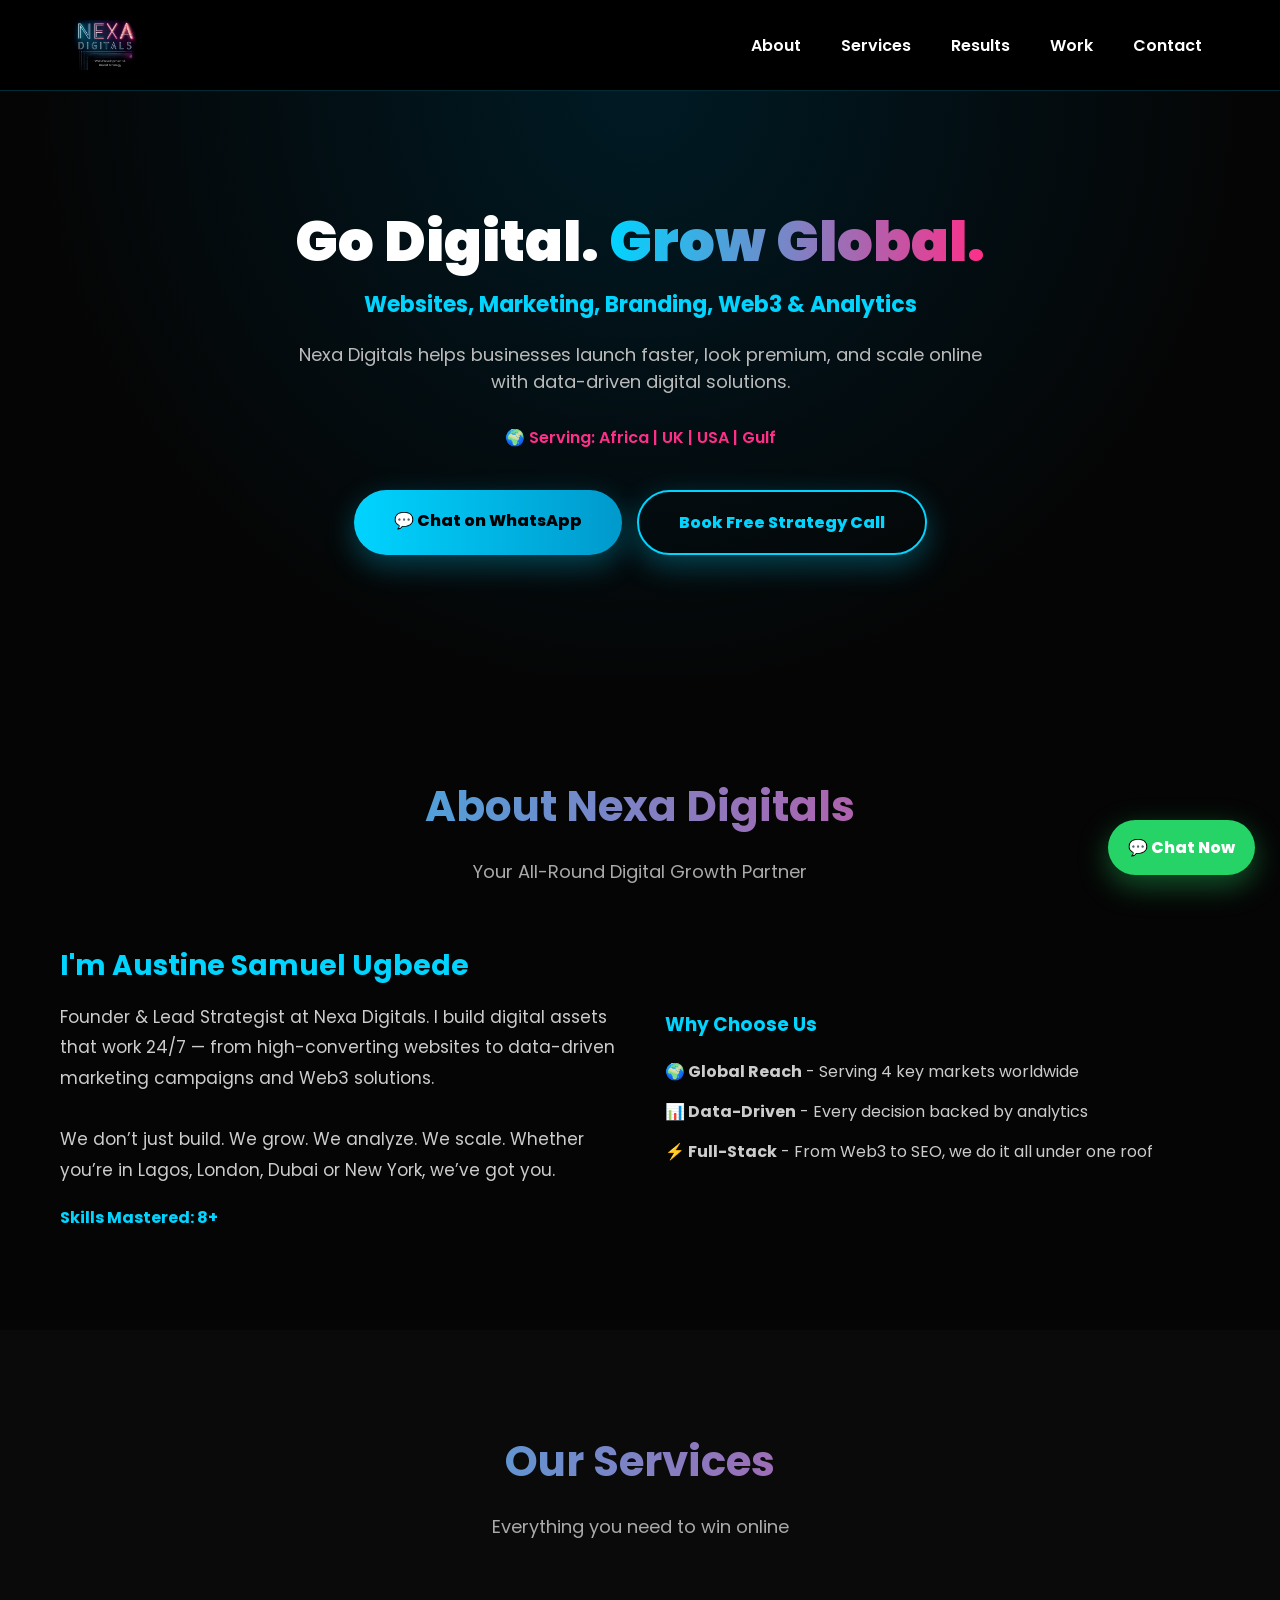
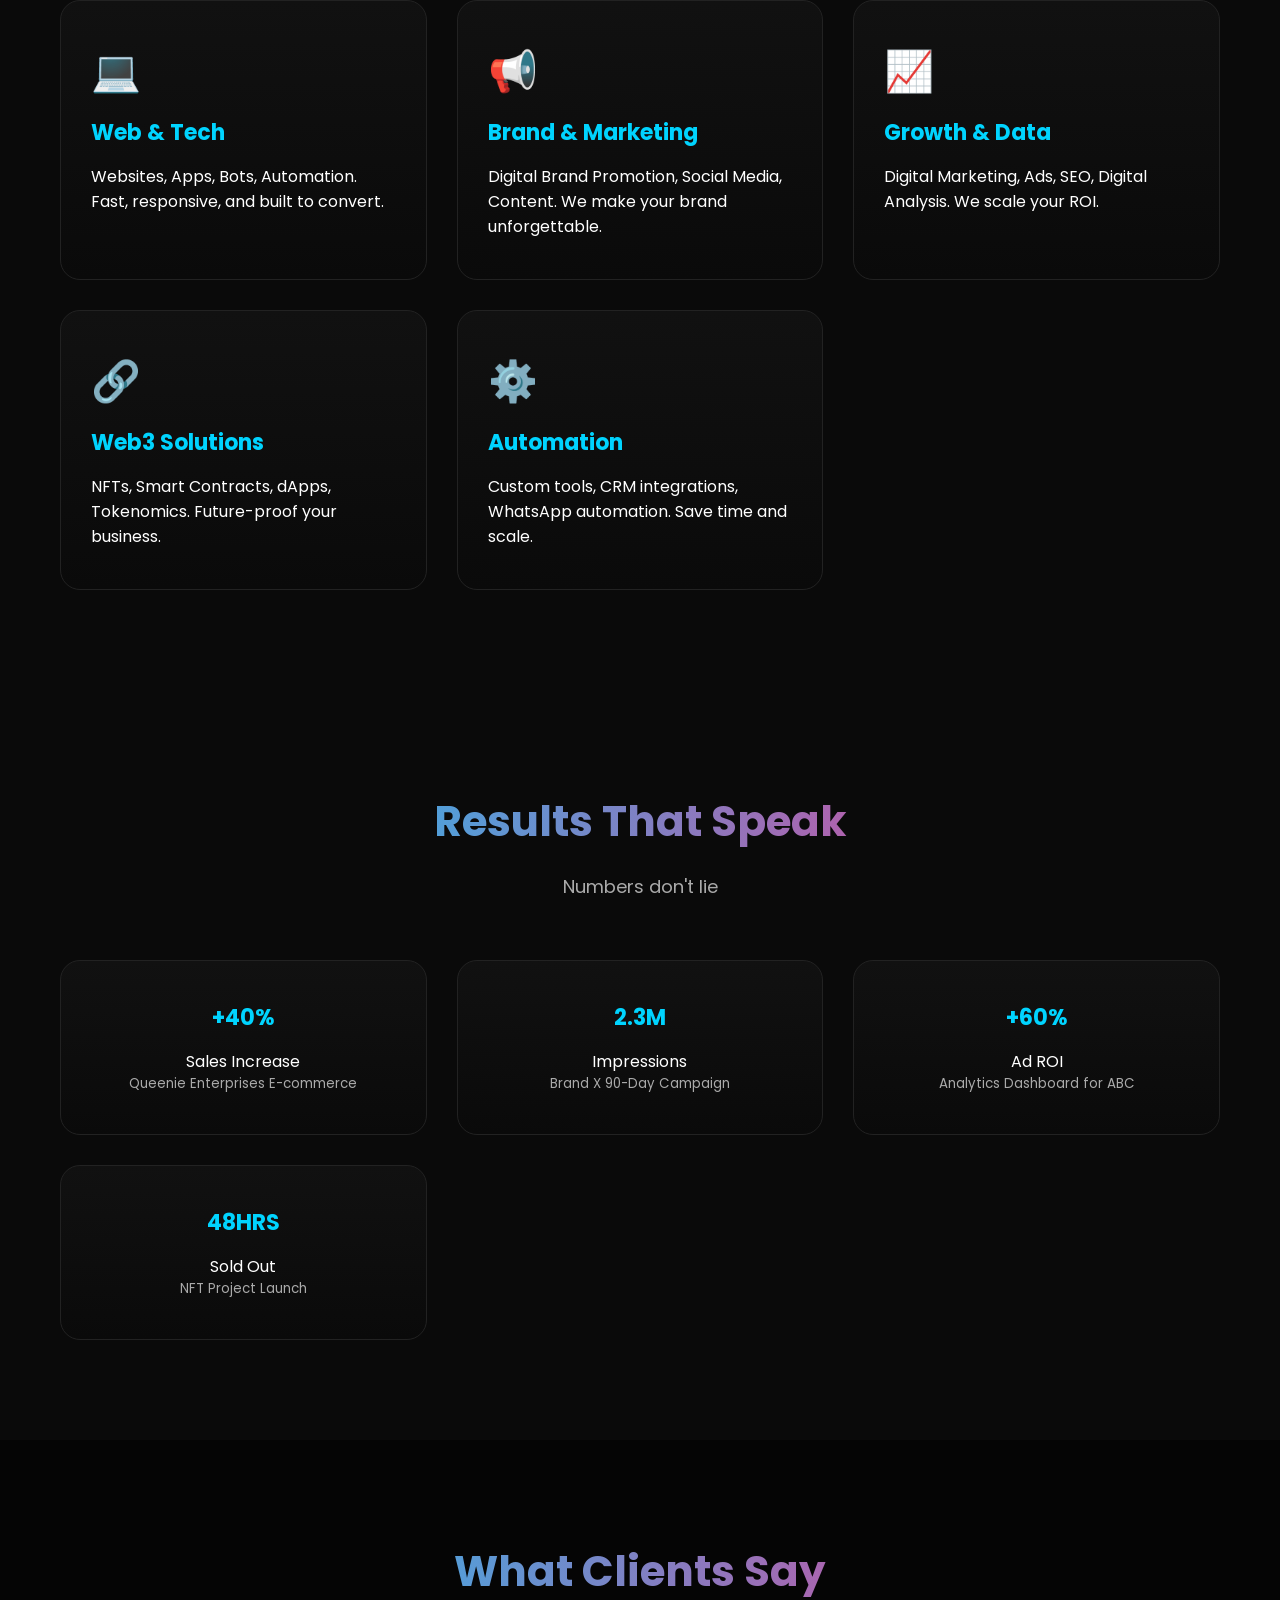
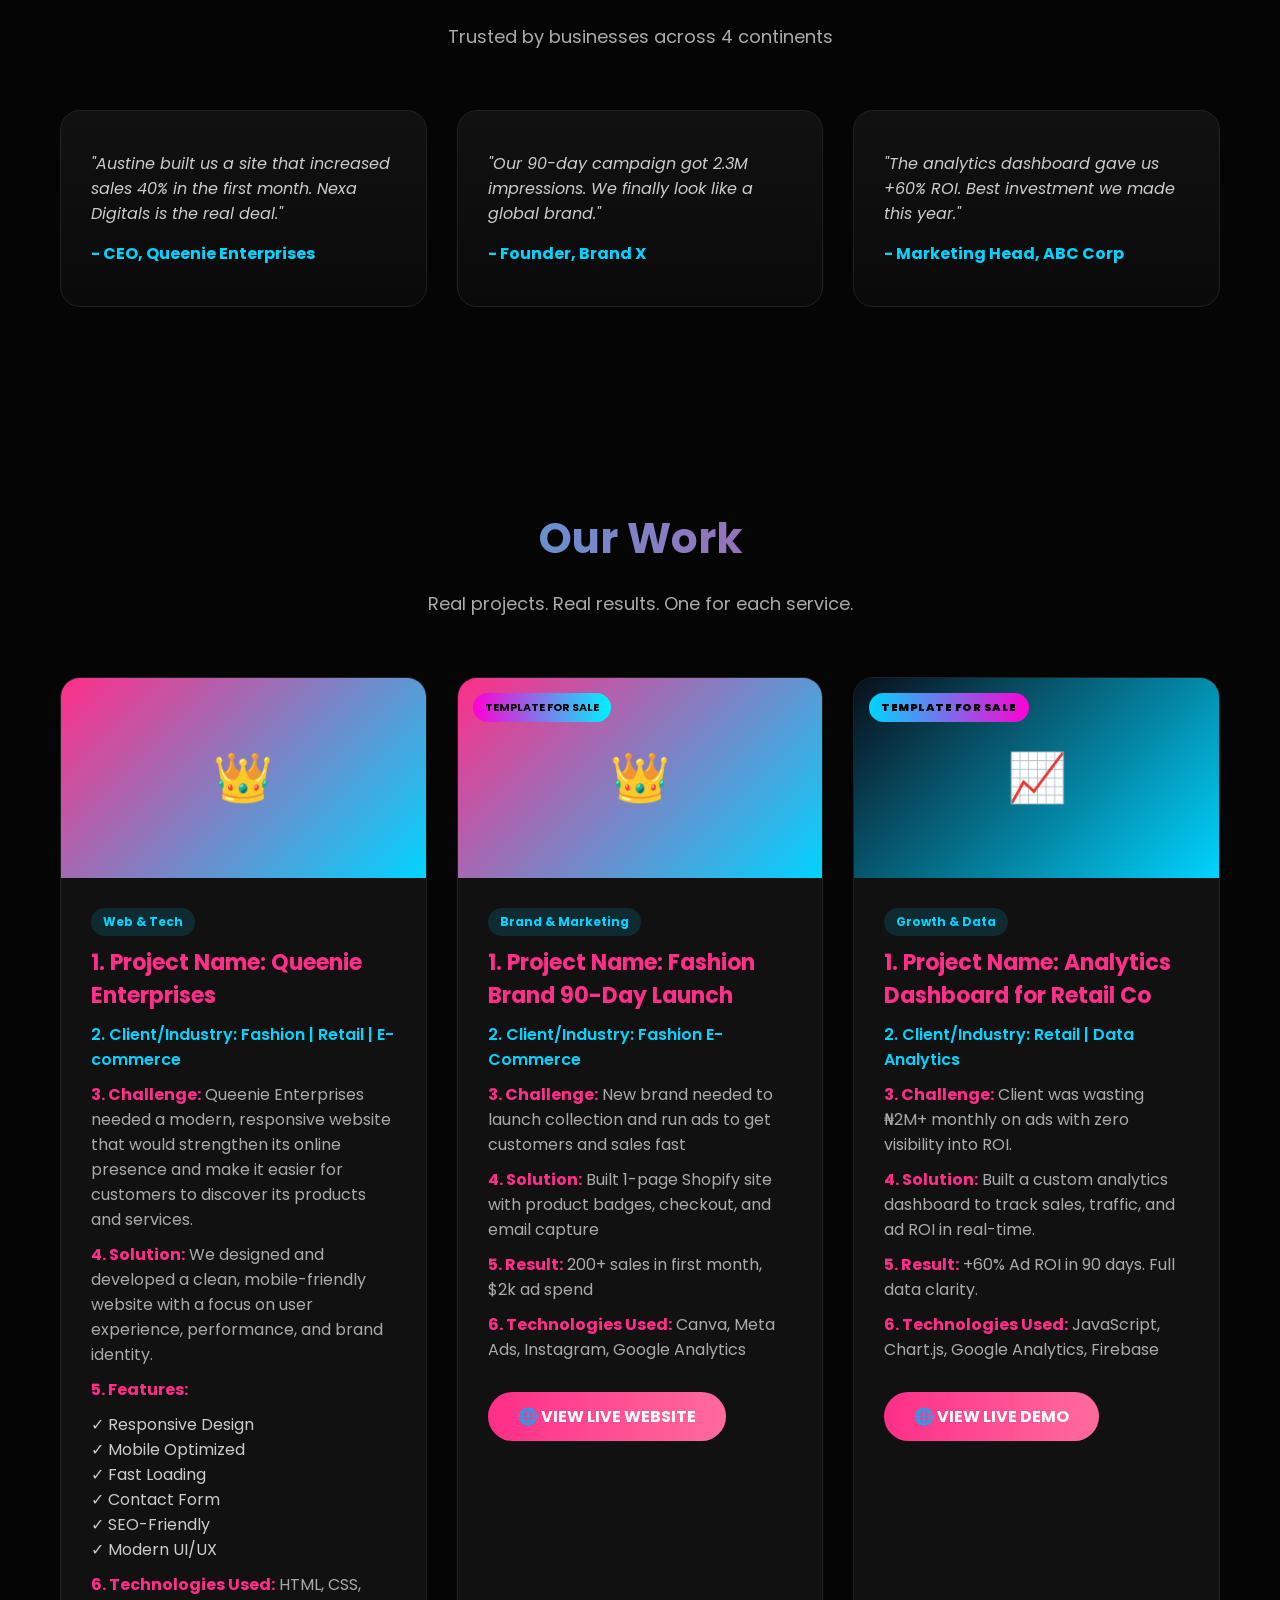
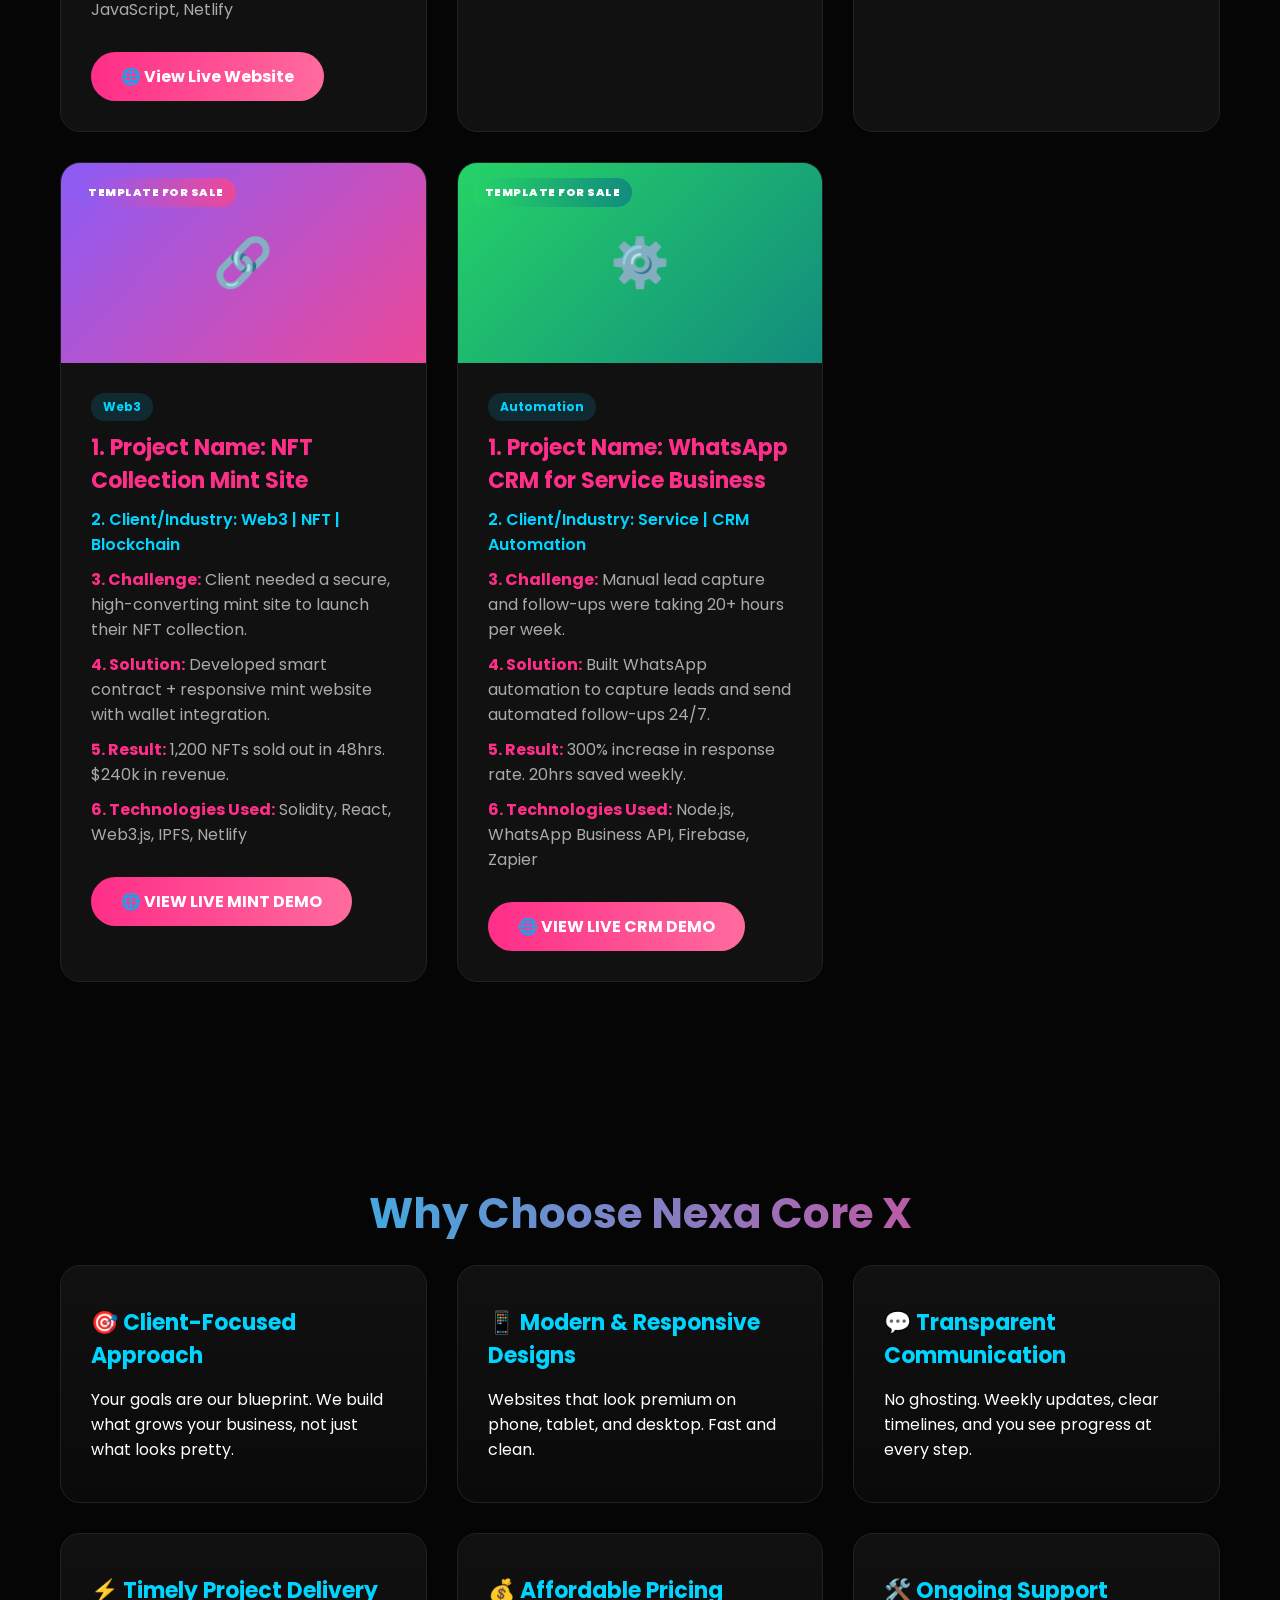
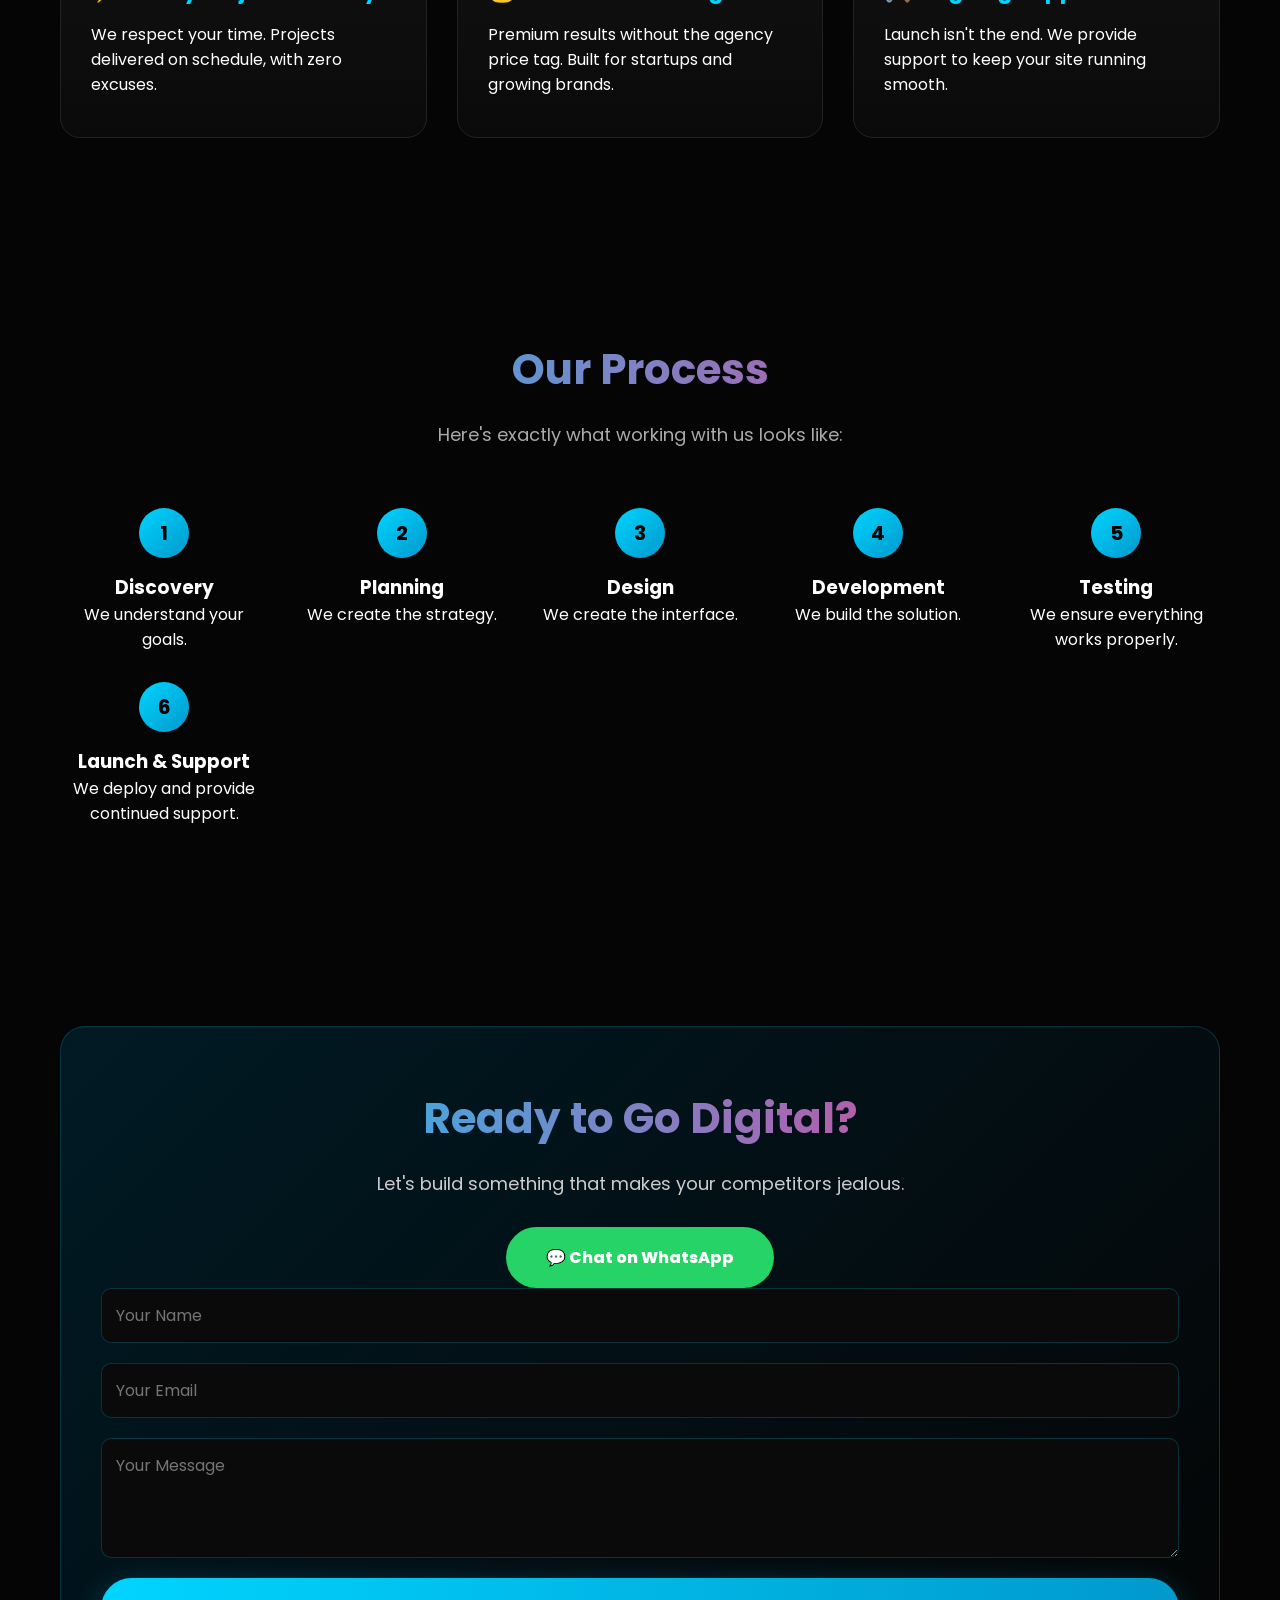
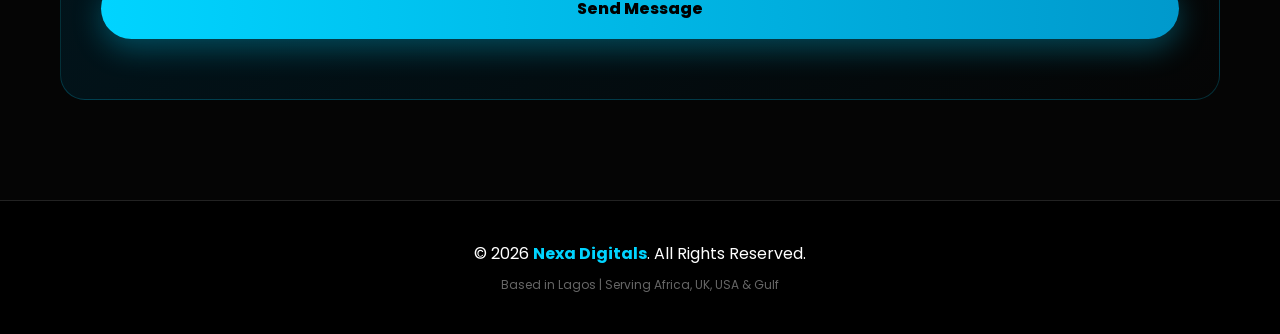
<file: index.html>
<!-- Force HTTPS -->
<meta http-equiv="Content-Security-Policy" content="upgrade-insecure-requests">
<!DOCTYPE html>
<html lang="en">
<head>
  <meta charset="UTF-8">
  <meta name="viewport" content="width=device-width, initial-scale=1.0">
  <title>Nexa Digitals - All-Round Digital Growth Partner | Web, Marketing, Web3, Analytics</title>
  <meta name="description" content="Nexa Digitals helps businesses in Africa, UK, USA & Gulf grow online with Websites, Digital Marketing, Branding, Web3 & Analytics.">
  <meta property="og:image" content="/preview.png">
  <meta name="twitter:image" content="/preview.png">
  <link href="https://fonts.googleapis.com/css2?family=Poppins:wght@400;600;700;900&display=swap" rel="stylesheet">
  <style>
    * { margin: 0; padding: 0; box-sizing: border-box; scroll-behavior: smooth; }
    body { font-family: 'Poppins', sans-serif; background: #050505; color: #fff; }
    .container { max-width: 1200px; margin: auto; padding: 0 20px; }
    
    /* HEADER */
    header { background: rgba(0,0,0,0.9); backdrop-filter: blur(10px); padding: 20px 0; position: sticky; top: 0; z-index: 1000; border-bottom: 1px solid #00d4ff33; }
    .logo { font-size: 30px; font-weight: 900; background: linear-gradient(90deg, #00d4ff, #ff2e88); -webkit-background-clip: text; -webkit-text-fill-color: transparent; letter-spacing: 2px; }
    nav a { color: #fff; text-decoration: none; margin: 0 18px; font-weight: 600; transition: 0.3s; }
    nav a:hover { color: #00d4ff; }
    
    /* HERO */
    .hero { padding: 120px 20px; text-align: center; background: radial-gradient(circle at top, #001a24 0%, #050505 70%); }
    .hero h1 { font-size: 56px; font-weight: 900; line-height: 1.1; margin-bottom: 15px; }
    .hero h1 span { background: linear-gradient(90deg, #00d4ff, #ff2e88); -webkit-background-clip: text; -webkit-text-fill-color: transparent; }
    .hero .tagline { font-size: 22px; color: #00d4ff; font-weight: 700; margin-bottom: 20px; }
    .hero p { font-size: 18px; color: #bbb; max-width: 700px; margin: 0 auto 30px; }
    .hero .regions { font-size: 16px; color: #ff2e88; font-weight: 600; margin-bottom: 40px; }
    .btn-group { display: flex; gap: 15px; justify-content: center; flex-wrap: wrap; }
    .btn { background: linear-gradient(90deg, #00d4ff, #0099cc); color: #000; padding: 18px 40px; border-radius: 50px; text-decoration: none; font-weight: 800; font-size: 16px; display: inline-block; transition: 0.3s; box-shadow: 0 10px 30px rgba(0,212,255,0.3); border: none; cursor: pointer; font-family: 'Poppins'; }
    .btn:hover { transform: translateY(-4px); box-shadow: 0 15px 40px rgba(0,212,255,0.5); }
    .btn-secondary { background: transparent; border: 2px solid #00d4ff; color: #00d4ff; }
    
    /* SECTIONS */
    section { padding: 100px 20px; }
    h2 { font-size: 42px; text-align: center; margin-bottom: 20px; background: linear-gradient(90deg, #00d4ff, #ff2e88); -webkit-background-clip: text; -webkit-text-fill-color: transparent; }
    .subtitle { text-align: center; color: #aaa; margin-bottom: 60px; font-size: 18px; }
    
    /* CONTACT FORM FIX */
    form.contact-form input[type="text"],
    form.contact-form input[type="email"],
    form.contact-form textarea { 
      padding: 14px !important; 
      border-radius: 10px !important; 
      border: 1px solid #00d4ff33 !important; 
      background: #0a0a0a !important; 
      color: #fff !important; 
      font-family: 'Poppins', sans-serif !important; 
      font-size: 16px !important; 
      width: 100% !important;
      box-sizing: border-box !important;
    }
    form.contact-form textarea { resize: vertical !important; min-height: 120px !important; }
    form.contact-form input:focus, form.contact-form textarea:focus { outline: none !important; border-color: #00d4ff !important; box-shadow: 0 0 0 3px rgba(0,212,255,0.1) !important; }
    form.contact-form { display: flex !important; flex-direction: column !important; gap: 20px !important; }

    /* ABOUT */
    .about-grid { display: grid; grid-template-columns: 1fr 1fr; gap: 50px; align-items: center; }
    .about-text h3 { font-size: 28px; margin-bottom: 15px; color: #00d4ff; }
    
    /* SERVICES */
    #services { background: #0a0a0a; }
    .grid { display: grid; grid-template-columns: repeat(auto-fit, minmax(280px, 1fr)); gap: 30px; }
    .card { background: linear-gradient(180deg, #111, #0a0a0a); padding: 40px 30px; border-radius: 20px; border: 1px solid #222; transition: 0.4s; }
    .card:hover { border-color: #00d4ff; transform: translateY(-10px); box-shadow: 0 20px 40px rgba(0,212,255,0.2); }
    .card .icon { font-size: 40px; margin-bottom: 15px; }
    .card h3 { color: #00d4ff; margin-bottom: 15px; font-size: 22px; }
    
    /* RESULTS + TESTIMONIALS */
    #results { background: #0a0a0a; }
    #testimonials { background: #050505; }
    
    /* WORK */
    .project { background: #111; padding: 0; border-radius: 20px; border: 1px solid #222; overflow: hidden; transition: 0.4s; }
    .project:hover { border-color: #ff2e88; transform: translateY(-10px); }
    .project-img { height: 200px; background: linear-gradient(135deg, #ff2e88, #00d4ff); display: flex; align-items: center; justify-content: center; font-size: 48px; position: relative; }
    .project-tag { display: inline-block; background: #00d4ff22; color: #00d4ff; padding: 5px 12px; border-radius: 20px; font-size: 12px; font-weight: 700; margin-bottom: 10px; }
    .project-content { padding: 30px; }
    .project h3 { color: #ff2e88; margin-bottom: 10px; font-size: 22px; }
    .btn-project { background: linear-gradient(90deg, #ff2e88, #ff6b9d); color: #fff; padding: 12px 30px; border-radius: 50px; text-decoration: none; font-weight: 700; display: inline-block; margin-top: 15px; }
    
    /* CONTACT */
    .contact { background: linear-gradient(135deg, #001a24, #050505); border-radius: 25px; padding: 60px 40px; text-align: center; border: 1px solid #00d4ff33; }
    .btn-whatsapp { background: #25D366; color: #fff; padding: 18px 40px; border-radius: 50px; text-decoration: none; font-weight: 800; font-size: 16px; display: inline-block; margin-top: 20px; }
    
    /* STICKY WHATSAPP */
    .sticky-whatsapp { position: fixed; bottom: 25px; right: 25px; z-index: 9999; background: #25D366; color: #fff; padding: 15px 20px; border-radius: 50px; text-decoration: none; font-weight: 800; box-shadow: 0 10px 30px rgba(37,211,102,0.4); display: flex; align-items: center; gap: 8px; transition: 0.3s; }
    .sticky-whatsapp:hover { transform: scale(1.1); }
    
    /* FOOTER */
    footer { background: #000; padding: 40px 20px; text-align: center; border-top: 1px solid #222; }

    /* WHY US + PROCESS */
    .process-steps { display: grid; grid-template-columns: repeat(auto-fit, minmax(200px, 1fr)); gap: 30px; margin-top: 40px; }
    .process-step { text-align: center; }
    .step-number { width: 50px; height: 50px; background: linear-gradient(135deg, #00d4ff, #0099cc); color: #000; border-radius: 50%; display: flex; align-items: center; justify-content: center; font-weight: 700; font-size: 20px; margin: 0 auto 15px; }
    .testimonial-card { background: #111; padding: 30px; border-radius: 15px; border-left: 4px solid #00d4ff; max-width: 700px; margin: 30px auto 0; text-align: center; }
    .testimonial-card p { font-style: italic; font-size: 18px; margin-bottom: 15px; }
    .testimonial-card h4 { color: #00d4ff; }
    
    @media (max-width: 768px) {
      .hero h1 { font-size: 40px; }
      .about-grid { grid-template-columns: 1fr; }
      .sticky-whatsapp { bottom: 20px; right: 20px; padding: 12px 16px; font-size: 14px; }
    }
  </style>
</head>
<body>

  <header>
    <div class="container" style="display: flex; justify-content: space-between; align-items: center;">
      <div>
        <img src="logo.png" alt="Nexa Digitals Logo" class="logo" style="height: 50px;">
      </div>
      <nav>
        <a href="#about">About</a>
        <a href="#services">Services</a>
        <a href="#results">Results</a>
        <a href="#work">Work</a>
        <a href="#contact">Contact</a>
      </nav>
    </div>
  </header>

  <section class="hero">
    <div class="container">
      <h1>Go Digital. <span>Grow Global.</span></h1>
      <p class="tagline">Websites, Marketing, Branding, Web3 & Analytics</p>
      <p>Nexa Digitals helps businesses launch faster, look premium, and scale online with data-driven digital solutions.</p>
      <p class="regions">🌍 Serving: Africa | UK | USA | Gulf</p>
      <div class="btn-group">
        <a href="https://wa.me/2349150895039?text=Hi%20Nexa%20Digitals!%20I%20want%20a%20free%20strategy%20call" target="_blank" class="btn">💬 Chat on WhatsApp</a>
        <a href="#contact" class="btn btn-secondary">Book Free Strategy Call</a>
      </div>
    </div>
  </section>

  <section id="about">
    <div class="container">
      <h2>About Nexa Digitals</h2>
      <p class="subtitle">Your All-Round Digital Growth Partner</p>
      <div class="about-grid">
        <div class="about-text">
          <h3>I'm Austine Samuel Ugbede</h3>
          <p style="color: #ccc; font-size: 17px; line-height: 1.8;">
            Founder & Lead Strategist at Nexa Digitals. I build digital assets that work 24/7 — from high-converting websites to data-driven marketing campaigns and Web3 solutions.
            <br><br>
            We don’t just build. We grow. We analyze. We scale. 
            Whether you’re in Lagos, London, Dubai or New York, we’ve got you.
          </p>
          <p style="color: #00d4ff; font-weight: 700; margin-top: 20px;">Skills Mastered: <span id="skillsCount">8</span>+</p>
        </div>
        <div>
          <h3 style="color: #00d4ff; margin-bottom: 20px;">Why Choose Us</h3>
          <p style="color: #ccc; margin-bottom: 15px;"><b>🌍 Global Reach</b> - Serving 4 key markets worldwide</p>
          <p style="color: #ccc; margin-bottom: 15px;"><b>📊 Data-Driven</b> - Every decision backed by analytics</p>
          <p style="color: #ccc;"><b>⚡ Full-Stack</b> - From Web3 to SEO, we do it all under one roof</p>
        </div>
      </div>
    </div>
  </section>

  <section id="services">
    <div class="container">
      <h2>Our Services</h2>
      <p class="subtitle">Everything you need to win online</p>
      <div class="grid">
        <div class="card"><div class="icon">💻</div><h3>Web & Tech</h3><p>Websites, Apps, Bots, Automation. Fast, responsive, and built to convert.</p></div>
        <div class="card"><div class="icon">📢</div><h3>Brand & Marketing</h3><p>Digital Brand Promotion, Social Media, Content. We make your brand unforgettable.</p></div>
        <div class="card"><div class="icon">📈</div><h3>Growth & Data</h3><p>Digital Marketing, Ads, SEO, Digital Analysis. We scale your ROI.</p></div>
        <div class="card"><div class="icon">🔗</div><h3>Web3 Solutions</h3><p>NFTs, Smart Contracts, dApps, Tokenomics. Future-proof your business.</p></div>
        <div class="card"><div class="icon">⚙️</div><h3>Automation</h3><p>Custom tools, CRM integrations, WhatsApp automation. Save time and scale.</p></div>
      </div>
    </div>
  </section>

  <section id="results">
    <div class="container">
      <h2>Results That Speak</h2>
      <p class="subtitle">Numbers don't lie</p>
      <div class="grid">
        <div class="card" style="text-align: center;">
          <h3 class="counter" data-target="40" data-suffix="%">+40%</h3>
          <p>Sales Increase<br><small style="color: #aaa;">Queenie Enterprises E-commerce</small></p>
        </div>
        <div class="card" style="text-align: center;">
          <h3 class="counter" data-target="2.3" data-suffix="M">2.3M</h3>
          <p>Impressions<br><small style="color: #aaa;">Brand X 90-Day Campaign</small></p>
        </div>
        <div class="card" style="text-align: center;">
          <h3 class="counter" data-target="60" data-suffix="%">+60%</h3>
          <p>Ad ROI<br><small style="color: #aaa;">Analytics Dashboard for ABC</small></p>
        </div>
        <div class="card" style="text-align: center;">
          <h3 class="counter" data-target="48" data-suffix="HRS">48HRS</h3>
          <p>Sold Out<br><small style="color: #aaa;">NFT Project Launch</small></p>
        </div>
      </div>
    </div>
  </section>

  <section id="testimonials">
    <div class="container">
      <h2>What Clients Say</h2>
      <p class="subtitle">Trusted by businesses across 4 continents</p>
      <div class="grid">
        <div class="card">
          <p style="font-style: italic; color: #ccc;">"Austine built us a site that increased sales 40% in the first month. Nexa Digitals is the real deal."</p>
          <p style="margin-top: 15px; font-weight: 700; color: #00d4ff;">- CEO, Queenie Enterprises</p>
        </div>
        <div class="card">
          <p style="font-style: italic; color: #ccc;">"Our 90-day campaign got 2.3M impressions. We finally look like a global brand."</p>
          <p style="margin-top: 15px; font-weight: 700; color: #00d4ff;">- Founder, Brand X</p>
        </div>
        <div class="card">
          <p style="font-style: italic; color: #ccc;">"The analytics dashboard gave us +60% ROI. Best investment we made this year."</p>
          <p style="margin-top: 15px; font-weight: 700; color: #00d4ff;">- Marketing Head, ABC Corp</p>
        </div>
      </div>
    </div>
  </section>

  <section id="work">
    <div class="container">
      <h2>Our Work</h2>
      <p class="subtitle">Real projects. Real results. One for each service.</p>
      <div class="grid">
        
        <!-- PROJECT 1: QUEENIE ENTERPRISES - UNCHANGED -->
        <div class="project">
          <div class="project-img">👑</div>
          <div class="project-content">
            <span class="project-tag">Web & Tech</span>
            <h3>1. Project Name: Queenie Enterprises</h3>
            <p style="color: #00d4ff; font-weight: 600; margin-bottom: 10px;">2. Client/Industry: Fashion | Retail | E-commerce</p>
            <p style="color: #aaa; margin-bottom: 10px;"><b style="color: #ff2e88;">3. Challenge:</b> Queenie Enterprises needed a modern, responsive website that would strengthen its online presence and make it easier for customers to discover its products and services.</p>
            <p style="color: #aaa; margin-bottom: 10px;"><b style="color: #ff2e88;">4. Solution:</b> We designed and developed a clean, mobile-friendly website with a focus on user experience, performance, and brand identity.</p>
            <p style="color: #aaa; margin-bottom: 10px;"><b style="color: #ff2e88;">5. Features:</b></p>
            <ul style="color: #ccc; list-style: none; padding-left: 0; margin-bottom: 10px;">
              <li>✓ Responsive Design</li>
              <li>✓ Mobile Optimized</li>
              <li>✓ Fast Loading</li>
              <li>✓ Contact Form</li>
              <li>✓ SEO-Friendly</li>
              <li>✓ Modern UI/UX</li>
            </ul>
            <p style="color: #aaa; margin-bottom: 15px;"><b style="color: #ff2e88;">6. Technologies Used:</b> HTML, CSS, JavaScript, Netlify</p>
            <a href="https://queenie-enterprise.netlify.app" target="_blank" class="btn-project">🌐 View Live Website</a>
          </div>
        </div>

        <!-- PROJECT 2: FASHION BRAND - UNCHANGED -->
        <div class="project">
          <div class="project-img">
            <span style="position: absolute; top: 15px; left: 15px; background: linear-gradient(90deg, #ff00d4, #00f2ff); color: #000; padding: 6px 12px; font-size: 11px; font-weight: 700; border-radius: 20px;">TEMPLATE FOR SALE</span>
            👑
          </div>
          <div class="project-content">
            <span class="project-tag">Brand & Marketing</span>
            <h3>1. Project Name: Fashion Brand 90-Day Launch</h3>
            <p style="color: #00d4ff; font-weight: 600; margin-bottom: 10px;">2. Client/Industry: Fashion E-Commerce</p>
            <p style="color: #aaa; margin-bottom: 10px;"><b style="color: #ff2e88;">3. Challenge:</b> New brand needed to launch collection and run ads to get customers and sales fast</p>
            <p style="color: #aaa; margin-bottom: 10px;"><b style="color: #ff2e88;">4. Solution:</b> Built 1-page Shopify site with product badges, checkout, and email capture</p>
            <p style="color: #aaa; margin-bottom: 10px;"><b style="color: #ff2e88;">5. Result:</b> 200+ sales in first month, $2k ad spend</p>
            <p style="color: #aaa; margin-bottom: 15px;"><b style="color: #ff2e88;">6. Technologies Used:</b> Canva, Meta Ads, Instagram, Google Analytics</p>
            <a href="nexa-fashion-demo.html?v=2" target="_blank" class="btn-project">🌐 VIEW LIVE WEBSITE</a>
          </div>
        </div>

        <!-- PROJECT 3: GROWTH & DATA - UNCHANGED -->
        <div class="project">
          <div class="project-img" style="background: linear-gradient(135deg, #0a0f1a, #00d4ff); position: relative;">
            <span style="position: absolute; top: 15px; left: 15px; background: linear-gradient(90deg, #00d4ff, #ff00d4); color: #000; padding: 6px 12px; font-size: 11px; font-weight: 900; border-radius: 20px; letter-spacing: 0.5px;">TEMPLATE FOR SALE</span>
            📈
          </div>
          <div class="project-content">
            <span class="project-tag">Growth & Data</span>
            <h3>1. Project Name: Analytics Dashboard for Retail Co</h3>
            <p style="color: #00d4ff; font-weight: 600; margin-bottom: 10px;">2. Client/Industry: Retail | Data Analytics</p>
            <p style="color: #aaa; margin-bottom: 10px;"><b style="color: #ff2e88;">3. Challenge:</b> Client was wasting ₦2M+ monthly on ads with zero visibility into ROI.</p>
            <p style="color: #aaa; margin-bottom: 10px;"><b style="color: #ff2e88;">4. Solution:</b> Built a custom analytics dashboard to track sales, traffic, and ad ROI in real-time.</p>
            <p style="color: #aaa; margin-bottom: 10px;"><b style="color: #ff2e88;">5. Result:</b> +60% Ad ROI in 90 days. Full data clarity.</p>
            <p style="color: #aaa; margin-bottom: 15px;"><b style="color: #ff2e88;">6. Technologies Used:</b> JavaScript, Chart.js, Google Analytics, Firebase</p>
            <a href="nexa-case-study-analytics.html" target="_blank" class="btn-project">🌐 VIEW LIVE DEMO</a>
          </div>
        </div>

        <!-- PROJECT 4: WEB3 - UNCHANGED -->
        <div class="project">
          <div class="project-img" style="background: linear-gradient(135deg, #8b5cf6, #ec4899); position: relative;">
            <span style="position: absolute; top: 15px; left: 15px; background: linear-gradient(90deg, #8b5cf6, #ec4899); color: #fff; padding: 6px 12px; font-size: 11px; font-weight: 900; border-radius: 20px; letter-spacing: 0.5px;">TEMPLATE FOR SALE</span>
            🔗
          </div>
          <div class="project-content">
            <span class="project-tag">Web3</span>
            <h3>1. Project Name: NFT Collection Mint Site</h3>
            <p style="color: #00d4ff; font-weight: 600; margin-bottom: 10px;">2. Client/Industry: Web3 | NFT | Blockchain</p>
            <p style="color: #aaa; margin-bottom: 10px;"><b style="color: #ff2e88;">3. Challenge:</b> Client needed a secure, high-converting mint site to launch their NFT collection.</p>
            <p style="color: #aaa; margin-bottom: 10px;"><b style="color: #ff2e88;">4. Solution:</b> Developed smart contract + responsive mint website with wallet integration.</p>
            <p style="color: #aaa; margin-bottom: 10px;"><b style="color: #ff2e88;">5. Result:</b> 1,200 NFTs sold out in 48hrs. $240k in revenue.</p>
            <p style="color: #aaa; margin-bottom: 15px;"><b style="color: #ff2e88;">6. Technologies Used:</b> Solidity, React, Web3.js, IPFS, Netlify</p>
            <a href="nexa-nft-mint.html" target="_blank" class="btn-project">🌐 VIEW LIVE MINT DEMO</a>
          </div>
        </div>

        <!-- PROJECT 5: AUTOMATION - FINAL VERSION -->
        <div class="project">
          <div class="project-img" style="background: linear-gradient(135deg, #25D366, #128C7E); position: relative;">
            <span style="position: absolute; top: 15px; left: 15px; background: linear-gradient(90deg, #25D366, #128C7E); color: #fff; padding: 6px 12px; font-size: 11px; font-weight: 900; border-radius: 20px; letter-spacing: 0.5px;">TEMPLATE FOR SALE</span>
            ⚙️
          </div>
          <div class="project-content">
            <span class="project-tag">Automation</span>
            <h3>1. Project Name: WhatsApp CRM for Service Business</h3>
            <p style="color: #00d4ff; font-weight: 600; margin-bottom: 10px;">2. Client/Industry: Service | CRM Automation</p>
            <p style="color: #aaa; margin-bottom: 10px;"><b style="color: #ff2e88;">3. Challenge:</b> Manual lead capture and follow-ups were taking 20+ hours per week.</p>
            <p style="color: #aaa; margin-bottom: 10px;"><b style="color: #ff2e88;">4. Solution:</b> Built WhatsApp automation to capture leads and send automated follow-ups 24/7.</p>
            <p style="color: #aaa; margin-bottom: 10px;"><b style="color: #ff2e88;">5. Result:</b> 300% increase in response rate. 20hrs saved weekly.</p>
            <p style="color: #aaa; margin-bottom: 15px;"><b style="color: #ff2e88;">6. Technologies Used:</b> Node.js, WhatsApp Business API, Firebase, Zapier</p>
            <a href="nexa-whatsapp-crm.html" target="_blank" class="btn-project">🌐 VIEW LIVE CRM DEMO</a>
          </div>
        </div>

      </div>
    </div>
  </section>

  <section id="why-us">
    <div class="container">
      <h2>Why Choose Nexa Core X</h2>
      <div class="grid">
        <div class="card"><h3>🎯 Client-Focused Approach</h3><p>Your goals are our blueprint. We build what grows your business, not just what looks pretty.</p></div>
        <div class="card"><h3>📱 Modern & Responsive Designs</h3><p>Websites that look premium on phone, tablet, and desktop. Fast and clean.</p></div>
        <div class="card"><h3>💬 Transparent Communication</h3><p>No ghosting. Weekly updates, clear timelines, and you see progress at every step.</p></div>
        <div class="card"><h3>⚡ Timely Project Delivery</h3><p>We respect your time. Projects delivered on schedule, with zero excuses.</p></div>
        <div class="card"><h3>💰 Affordable Pricing</h3><p>Premium results without the agency price tag. Built for startups and growing brands.</p></div>
        <div class="card"><h3>🛠️ Ongoing Support</h3><p>Launch isn't the end. We provide support to keep your site running smooth.</p></div>
      </div>
    </div>
  </section>

  <section id="process">
    <div class="container">
      <h2>Our Process</h2>
      <p class="subtitle">Here's exactly what working with us looks like:</p>
      <div class="process-steps">
        <div class="process-step"><div class="step-number">1</div><h3>Discovery</h3><p>We understand your goals.</p></div>
        <div class="process-step"><div class="step-number">2</div><h3>Planning</h3><p>We create the strategy.</p></div>
        <div class="process-step"><div class="step-number">3</div><h3>Design</h3><p>We create the interface.</p></div>
        <div class="process-step"><div class="step-number">4</div><h3>Development</h3><p>We build the solution.</p></div>
        <div class="process-step"><div class="step-number">5</div><h3>Testing</h3><p>We ensure everything works properly.</p></div>
        <div class="process-step"><div class="step-number">6</div><h3>Launch & Support</h3><p>We deploy and provide continued support.</p></div>
      </div>
    </div>
  </section>

  <section id="contact">
    <div class="container">
      <div class="contact">
        <h2>Ready to Go Digital?</h2>
        <p style="color: #ccc; font-size: 18px; margin-bottom: 10px;">Let's build something that makes your competitors jealous.</p>
        <a href="https://wa.me/2349150895039?text=Hi%20Nexa%20Digitals!%20I%20want%20to%20build%20my%20brand" target="_blank" class="btn-whatsapp">💬 Chat on WhatsApp</a>
        <form name="contact" method="POST" data-netlify="true" class="contact-form">
          <input type="hidden" name="form-name" value="contact"/>
          <input type="text" name="name" placeholder="Your Name" required>
          <input type="email" name="email" placeholder="Your Email" required>
          <textarea name="message" placeholder="Your Message" rows="3" required></textarea>
          <button type="submit" class="btn">Send Message</button>
        </form>
      </div>
    </div>
  </section>

  <footer>
    <p>© 2026 <strong style="color: #00d4ff;">Nexa Digitals</strong>. All Rights Reserved.</p>
    <p style="color: #666; font-size: 12px; margin-top: 10px;">Based in Lagos | Serving Africa, UK, USA & Gulf</p>
  </footer>

  <a href="https://wa.me/2349150895039?text=Hi%20Nexa%20Digitals!" target="_blank" class="sticky-whatsapp">💬 Chat Now</a>
  <script src="script.js"></script>
</body>
</html>
</file>
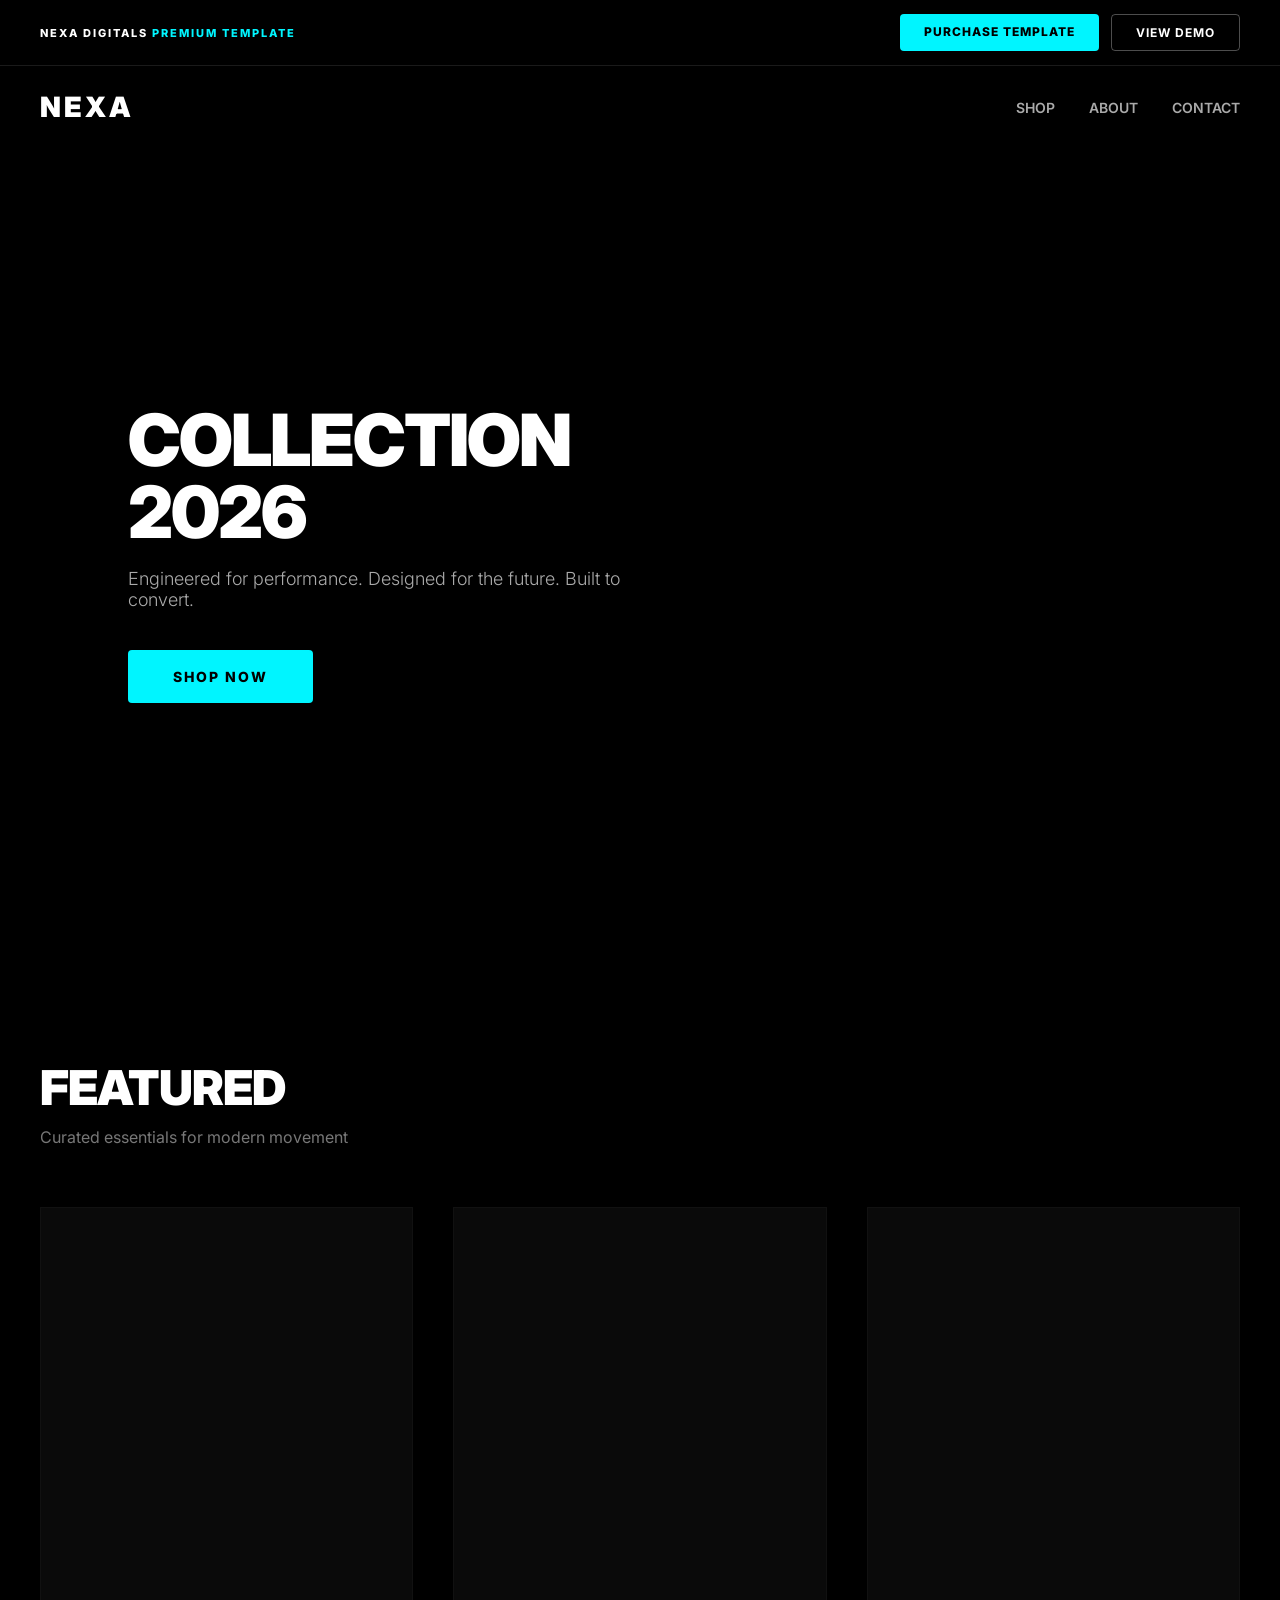
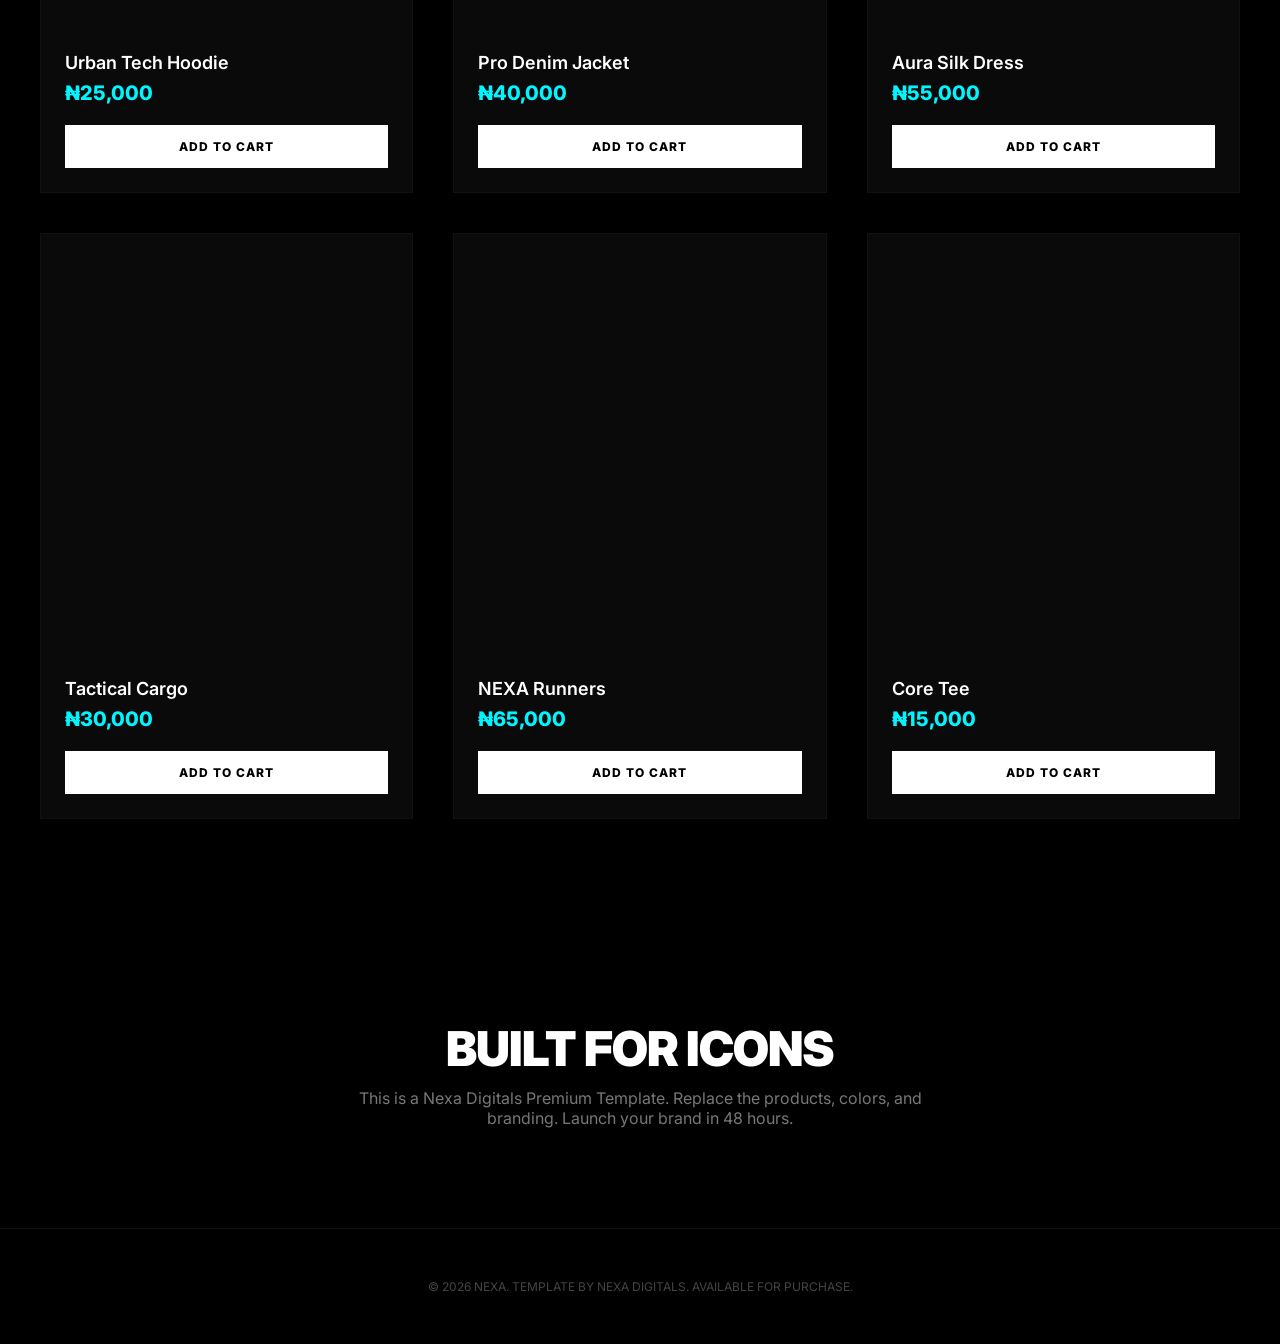
<file: nexa-fashion-demo.html>
<!DOCTYPE html>
<html lang="en">
<head>
    <meta charset="UTF-8">
    <meta name="viewport" content="width=device-width, initial-scale=1.0">
    <title>NEXA | Premium Collection 2026</title>
    <link href="https://fonts.googleapis.com/css2?family=Inter:wght@300;400;600;800;900&display=swap" rel="stylesheet">
    <style>
        * { margin:0; padding:0; box-sizing:border-box; scroll-behavior: smooth; }
        body { font-family: 'Inter', sans-serif; background:#000; color:#fff; -webkit-font-smoothing: antialiased; }
        
        /* PREMIUM GLASS TOP BAR - SUBTLE BUT OBVIOUS */
        .top-bar {
            background: rgba(0,0,0,0.7);
            backdrop-filter: blur(20px);
            border-bottom: 1px solid rgba(255,255,255,0.1);
            padding: 14px 40px;
            position: sticky;
            top: 0;
            z-index: 9999;
            display: flex;
            justify-content: space-between;
            align-items: center;
        }
        .top-bar .brand-tag {
            font-size: 11px;
            font-weight: 800;
            letter-spacing: 2px;
            color: #fff;
            text-transform: uppercase;
        }
        .top-bar .brand-tag span { color: #00F5FF; }
        .btn-group-top { display: flex; gap: 12px; }
        .btn-buy-template {
            background: #00F5FF;
            color: #000;
            padding: 10px 24px;
            border-radius: 4px;
            font-weight: 800;
            text-decoration: none;
            font-size: 12px;
            letter-spacing: 1px;
            text-transform: uppercase;
            transition: 0.3s;
        }
        .btn-buy-template:hover { background: #fff; transform: translateY(-2px); }
        .btn-view-demo {
            background: transparent;
            color: #fff;
            padding: 10px 24px;
            border-radius: 4px;
            font-weight: 700;
            text-decoration: none;
            font-size: 12px;
            letter-spacing: 1px;
            text-transform: uppercase;
            border: 1px solid rgba(255,255,255,0.3);
            transition: 0.3s;
        }
        .btn-view-demo:hover { background: rgba(255,255,255,0.1); }

        header { padding:24px 40px; display:flex; justify-content:space-between; align-items:center; }
        header h1 { font-size:28px; font-weight: 900; letter-spacing: 3px; }
        header nav a { color: #aaa; text-decoration: none; margin-left: 30px; font-weight: 600; font-size: 14px; transition: 0.3s; }
        header nav a:hover { color: #00F5FF; }
        
        .hero { 
            height:90vh; 
            display:flex; 
            flex-direction:column; 
            justify-content:center; 
            align-items:flex-start; 
            padding:0 10%;
            background: linear-gradient(90deg, rgba(0,0,0,0.9) 30%, transparent 70%), url('https://images.unsplash.com/photo-1445205170230-053b83016050?q=80&w=2071') center/cover;
        }
        .hero h2 { 
            font-size:72px; 
            font-weight: 900;
            line-height: 1;
            margin-bottom:20px; 
            letter-spacing: -2px;
        }
        .hero p { font-size:18px; margin-bottom:40px; color:#aaa; font-weight: 300; max-width: 500px; }
        .btn-primary { 
            background: #00F5FF; 
            color:#000; 
            padding:18px 45px; 
            border-radius:4px; 
            text-decoration:none; 
            font-weight:800; 
            font-size:14px;
            letter-spacing: 2px;
            text-transform: uppercase;
            transition: all 0.3s ease;
        }
        .btn-primary:hover { background: #fff; transform: translateY(-3px); }
        
        /* SHOP SECTION - PREMIUM GRID */
        section { padding:100px 40px; }
        .container { max-width: 1400px; margin: auto; }
        h2.section-title { 
            font-size: 48px; 
            font-weight: 900;
            margin-bottom: 10px;
            letter-spacing: -1px;
        }
        .subtitle { color: #777; margin-bottom: 60px; font-size: 16px; }
        
        .product-grid { display: grid; grid-template-columns: repeat(auto-fit, minmax(320px, 1fr)); gap: 40px; }
        .product-card { 
            background: #0a0a0a; 
            border-radius: 0; 
            overflow: hidden; 
            transition: 0.4s;
            border: 1px solid #111;
        }
        .product-card:hover { border-color: #00F5FF; }
        .product-img { height: 420px; background-size: cover; background-position: center; }
        .product-info { padding: 24px; }
        .product-info h3 { font-size: 18px; margin-bottom: 8px; font-weight: 600; }
        .price { color: #00F5FF; font-size: 20px; font-weight: 800; margin-bottom: 20px; }
        .btn-buy { 
            background: #fff; 
            color: #000; 
            padding: 14px 0; 
            border-radius: 0; 
            text-decoration: none; 
            font-weight: 800; 
            display: block; 
            text-align: center;
            font-size: 12px;
            letter-spacing: 1px;
            text-transform: uppercase;
            transition: 0.3s;
        }
        .btn-buy:hover { background: #00F5FF; }

        footer { text-align:center; padding:50px 40px; color:#444; border-top:1px solid #111; font-size: 12px; }
        
        @media(max-width:768px){
            .hero h2{font-size:42px;}
            .top-bar{padding:14px 20px; flex-direction: column; gap: 10px;}
            header{padding:20px;}
        }
    </style>
</head>
<body>

    <!-- PREMIUM SUBTLE TOP BAR -->
    <div class="top-bar">
        <div class="brand-tag">NEXA DIGITALS <span>PREMIUM TEMPLATE</span></div>
        <div class="btn-group-top">
            <a href="https://wa.me/2349150895039?text=Hi%20Nexa%20Digitals!%20I%20want%20to%20purchase%20the%20Premium%20Fashion%20Template" target="_blank" class="btn-buy-template">
                Purchase Template
            </a>
            <a href="#shop" class="btn-view-demo">
                View Demo
            </a>
        </div>
    </div>

    <header>
        <h1>NEXA</h1>
        <nav>
            <a href="#shop">SHOP</a>
            <a href="#about">ABOUT</a>
            <a href="#">CONTACT</a>
        </nav>
    </header>

    <section class="hero">
        <h2>COLLECTION<br>2026</h2>
        <p>Engineered for performance. Designed for the future. Built to convert.</p>
        <a href="#shop" class="btn-primary">Shop Now</a>
    </section>

    <!-- SHOP SECTION -->
    <section id="shop">
        <div class="container">
            <h2 class="section-title">FEATURED</h2>
            <p class="subtitle">Curated essentials for modern movement</p>
            
            <div class="product-grid">
                
                <div class="product-card">
                    <div class="product-img" style="background-image: url('https://images.unsplash.com/photo-1521572163474-6864f9cf17ab?q=80&w=880');"></div>
                    <div class="product-info">
                        <h3>Urban Tech Hoodie</h3>
                        <p class="price">₦25,000</p>
                        <a href="https://wa.me/2349150895039?text=Inquiry:%20Urban%20Tech%20Hoodie" target="_blank" class="btn-buy">Add to Cart</a>
                    </div>
                </div>

                <div class="product-card">
                    <div class="product-img" style="background-image: url('https://images.unsplash.com/photo-1551232864-3f0890e580d9?q=80&w=687');"></div>
                    <div class="product-info">
                        <h3>Pro Denim Jacket</h3>
                        <p class="price">₦40,000</p>
                        <a href="https://wa.me/2349150895039?text=Inquiry:%20Pro%20Denim%20Jacket" target="_blank" class="btn-buy">Add to Cart</a>
                    </div>
                </div>

                <div class="product-card">
                    <div class="product-img" style="background-image: url('https://images.unsplash.com/photo-1594633312681-425c7b97ccd1?q=80&w=687');"></div>
                    <div class="product-info">
                        <h3>Aura Silk Dress</h3>
                        <p class="price">₦55,000</p>
                        <a href="https://wa.me/2349150895039?text=Inquiry:%20Aura%20Silk%20Dress" target="_blank" class="btn-buy">Add to Cart</a>
                    </div>
                </div>

                <div class="product-card">
                    <div class="product-img" style="background-image: url('https://images.unsplash.com/photo-1542272604-787c3835535d?q=80&w=1026');"></div>
                    <div class="product-info">
                        <h3>Tactical Cargo</h3>
                        <p class="price">₦30,000</p>
                        <a href="https://wa.me/2349150895039?text=Inquiry:%20Tactical%20Cargo" target="_blank" class="btn-buy">Add to Cart</a>
                    </div>
                </div>

                <div class="product-card">
                    <div class="product-img" style="background-image: url('https://images.unsplash.com/photo-1584302052177-8c1d86a6d53d?q=80&w=1170');"></div>
                    <div class="product-info">
                        <h3>NEXA Runners</h3>
                        <p class="price">₦65,000</p>
                        <a href="https://wa.me/2349150895039?text=Inquiry:%20NEXA%20Runners" target="_blank" class="btn-buy">Add to Cart</a>
                    </div>
                </div>

                <div class="product-card">
                    <div class="product-img" style="background-image: url('https://images.unsplash.com/photo-1591047139829-d91aecb6caea?q=80&w=736');"></div>
                    <div class="product-info">
                        <h3>Core Tee</h3>
                        <p class="price">₦15,000</p>
                        <a href="https://wa.me/2349150895039?text=Inquiry:%20Core%20Tee" target="_blank" class="btn-buy">Add to Cart</a>
                    </div>
                </div>

            </div>
        </div>
    </section>

    <section id="about" style="text-align: center; padding: 100px 40px;">
        <div class="container">
            <h2 class="section-title">BUILT FOR ICONS</h2>
            <p style="color: #777; max-width: 600px; margin: auto;">This is a Nexa Digitals Premium Template. Replace the products, colors, and branding. Launch your brand in 48 hours.</p>
        </div>
    </section>

    <footer>
        © 2026 NEXA. TEMPLATE BY NEXA DIGITALS. AVAILABLE FOR PURCHASE.
    </footer>

</body>
</html>
</file>
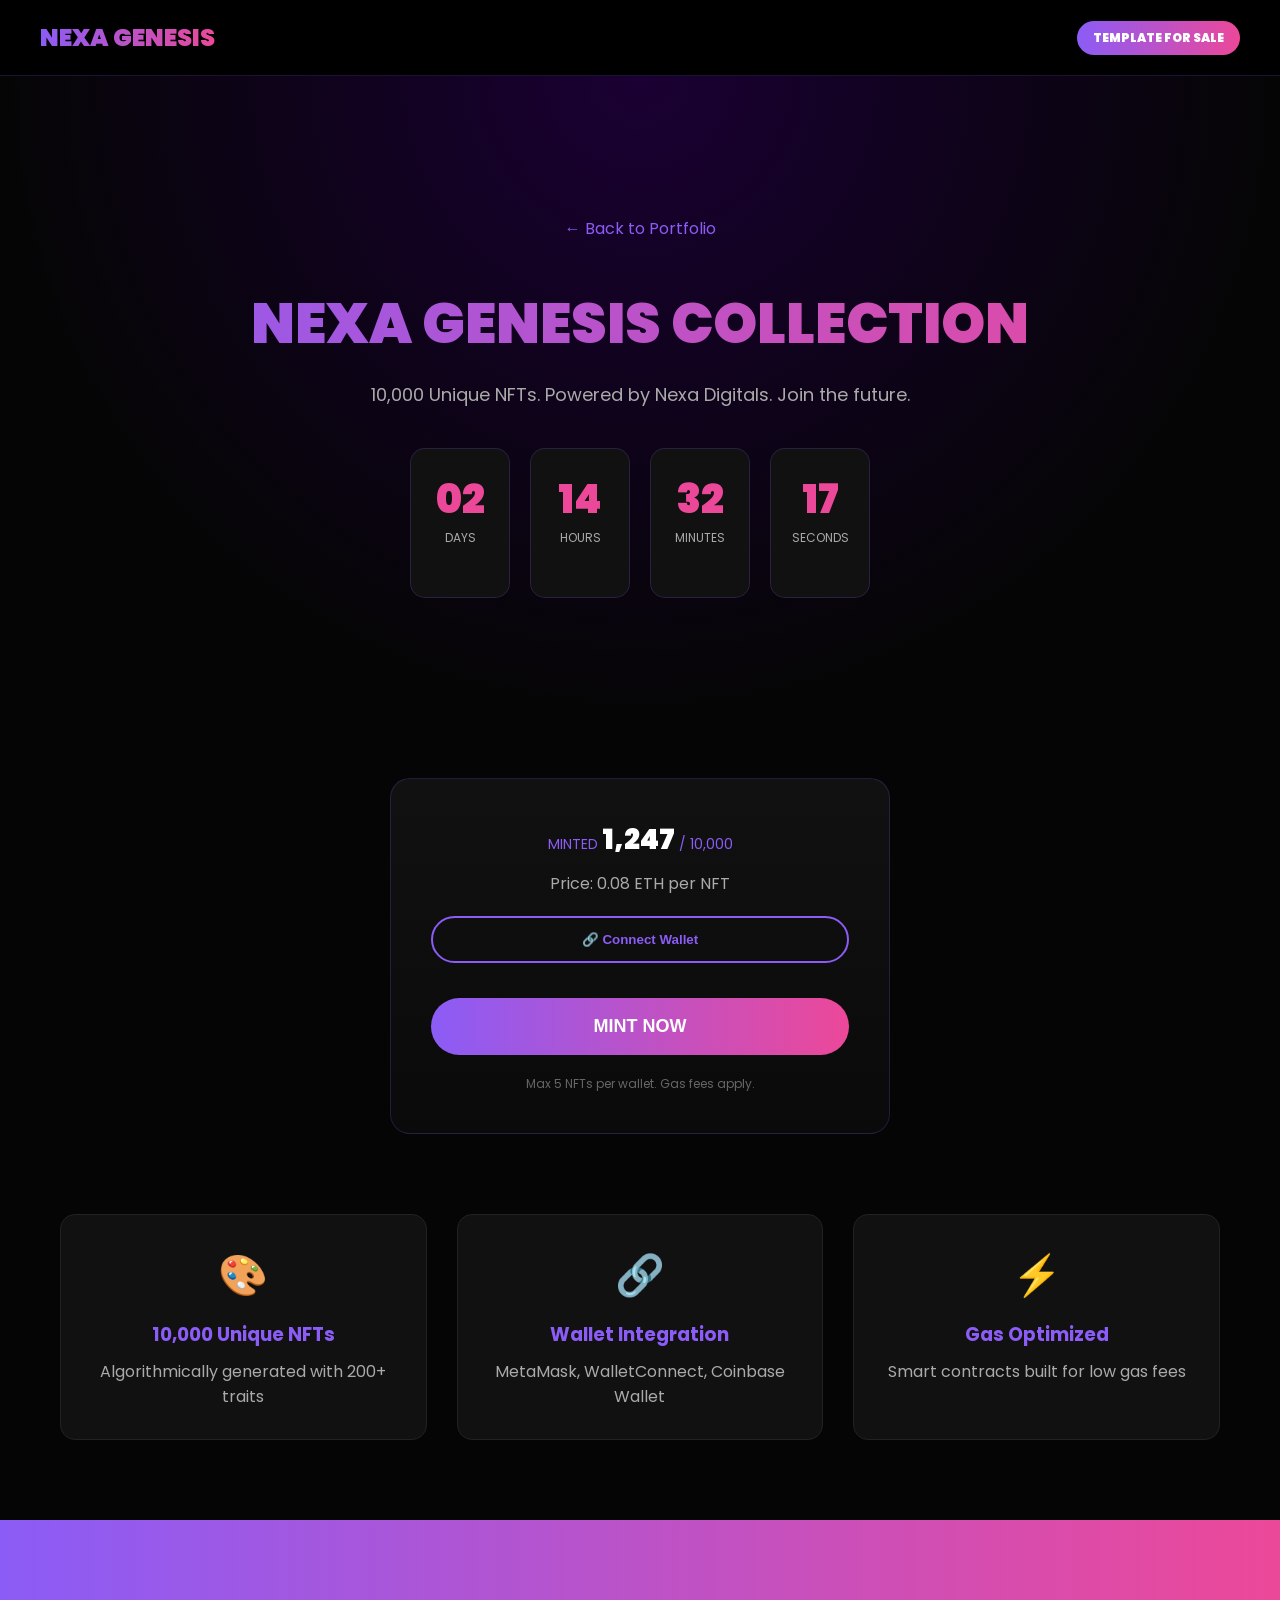
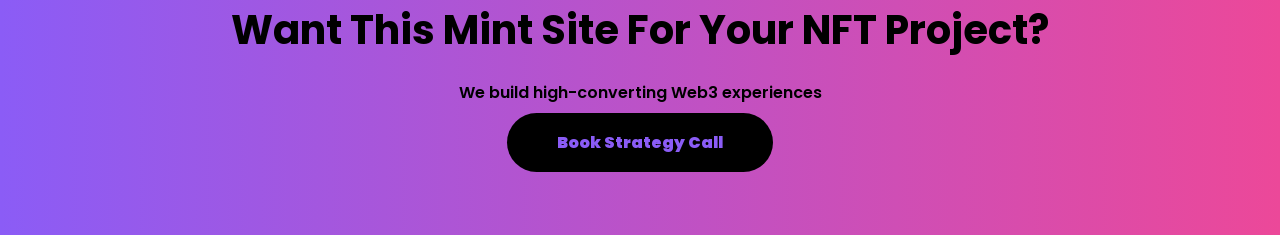
<file: nexa-nft-mint.html>
<!DOCTYPE html>
<html lang="en">
<head>
<meta charset="UTF-8">
<meta name="viewport" content="width=device-width, initial-scale=1.0">
<title>Nexa Genesis | NFT Mint | NEXA DIGITALS</title>
<link href="https://fonts.googleapis.com/css2?family=Poppins:wght@400;600;700;900&display=swap" rel="stylesheet">
<style>
*{margin:0;padding:0;box-sizing:border-box}
body{font-family:'Poppins',sans-serif;background:#050505;color:#fff;overflow-x:hidden}
header{background:rgba(0,0,0,0.9);backdrop-filter:blur(10px);padding:20px 40px;display:flex;justify-content:space-between;align-items:center;border-bottom:1px solid #8b5cf633;position:sticky;top:0;z-index:100}
.logo{font-size:24px;font-weight:900;background:linear-gradient(90deg,#8b5cf6,#ec4899);-webkit-background-clip:text;-webkit-text-fill-color:transparent}
.badge{background:linear-gradient(90deg,#8b5cf6,#ec4899);color:#fff;padding:8px 16px;border-radius:30px;font-size:12px;font-weight:900}
.hero{padding:100px 20px;text-align:center;background:radial-gradient(circle at top,#1a0033 0%,#050505 70%)}
.hero h1{font-size:56px;font-weight:900;margin-bottom:15px;background:linear-gradient(90deg,#8b5cf6,#ec4899);-webkit-background-clip:text;-webkit-text-fill-color:transparent}
.hero p{color:#aaa;font-size:18px;margin-bottom:30px}
.countdown{display:flex;gap:20px;justify-content:center;margin:40px 0;flex-wrap:wrap}
.time-box{background:#111;padding:20px;border-radius:15px;border:1px solid #8b5cf633;min-width:100px}
.time-box h3{font-size:40px;color:#ec4899;font-weight:900}
.time-box p{color:#aaa;font-size:12px;text-transform:uppercase}
.mint-box{background:linear-gradient(180deg,#111,#0a0a0a);max-width:500px;margin:40px auto;padding:40px;border-radius:20px;border:1px solid #8b5cf633;text-align:center}
.supply{color:#8b5cf6;font-size:14px;margin-bottom:10px}
.supply span{font-size:28px;font-weight:900;color:#fff}
.btn-mint{background:linear-gradient(90deg,#8b5cf6,#ec4899);color:#fff;padding:18px 50px;border-radius:50px;border:none;font-weight:900;font-size:18px;cursor:pointer;width:100%;margin:20px 0;transition:0.3s}
.btn-mint:hover{transform:scale(1.05);box-shadow:0 10px 40px rgba(139,92,246,0.4)}
.btn-wallet{background:transparent;border:2px solid #8b5cf6;color:#8b5cf6;padding:14px 30px;border-radius:50px;font-weight:700;width:100%;cursor:pointer;margin-bottom:15px}
.features{display:grid;grid-template-columns:repeat(auto-fit,minmax(250px,1fr));gap:30px;max-width:1200px;margin:80px auto;padding:0 20px}
.feature-card{background:#111;padding:30px;border-radius:15px;border:1px solid #222;text-align:center}
.feature-card .icon{font-size:40px;margin-bottom:15px}
.cta{background:linear-gradient(90deg,#8b5cf6,#ec4899);padding:80px 20px;text-align:center;margin-top:80px}
.cta h2{color:#000;font-size:40px;margin-bottom:20px}
.cta a{background:#000;color:#8b5cf6;padding:18px 50px;border-radius:50px;text-decoration:none;font-weight:900}
.back{color:#8b5cf6;text-decoration:none;margin:40px;display:inline-block}
@media(max-width:768px){.hero h1{font-size:40px}}
</style>
</head>
<body>

<header>
  <div class="logo">NEXA GENESIS</div>
  <span class="badge">TEMPLATE FOR SALE</span>
</header>

<section class="hero">
  <div class="container">
    <a href="index.html" class="back">← Back to Portfolio</a>
    <h1>NEXA GENESIS COLLECTION</h1>
    <p>10,000 Unique NFTs. Powered by Nexa Digitals. Join the future.</p>
    
    <div class="countdown">
      <div class="time-box"><h3 id="days">02</h3><p>Days</p></div>
      <div class="time-box"><h3 id="hours">14</h3><p>Hours</p></div>
      <div class="time-box"><h3 id="minutes">32</h3><p>Minutes</p></div>
      <div class="time-box"><h3 id="seconds">18</h3><p>Seconds</p></div>
    </div>
  </div>
</section>

<div class="mint-box">
  <div class="supply">MINTED <span>1,247</span> / 10,000</div>
  <p style="color:#aaa;margin-bottom:20px">Price: 0.08 ETH per NFT</p>
  <button class="btn-wallet">🔗 Connect Wallet</button>
  <button class="btn-mint">MINT NOW</button>
  <p style="color:#666;font-size:12px">Max 5 NFTs per wallet. Gas fees apply.</p>
</div>

<section class="features">
  <div class="feature-card">
    <div class="icon">🎨</div>
    <h3 style="color:#8b5cf6;margin-bottom:10px">10,000 Unique NFTs</h3>
    <p style="color:#aaa">Algorithmically generated with 200+ traits</p>
  </div>
  <div class="feature-card">
    <div class="icon">🔗</div>
    <h3 style="color:#8b5cf6;margin-bottom:10px">Wallet Integration</h3>
    <p style="color:#aaa">MetaMask, WalletConnect, Coinbase Wallet</p>
  </div>
  <div class="feature-card">
    <div class="icon">⚡</div>
    <h3 style="color:#8b5cf6;margin-bottom:10px">Gas Optimized</h3>
    <p style="color:#aaa">Smart contracts built for low gas fees</p>
  </div>
</section>

<div class="cta">
  <h2>Want This Mint Site For Your NFT Project?</h2>
  <p style="color:#000;margin-bottom:25px;font-weight:600">We build high-converting Web3 experiences</p>
  <a href="https://wa.me/2349150895039?text=Hi%20Nexa!%20I%20want%20this%20NFT%20Mint%20Site%20Template" target="_blank">Book Strategy Call</a>
</div>

<script>
// Countdown timer - 2 days from now
function updateCountdown(){
  const days = document.getElementById('days');
  const hours = document.getElementById('hours');
  const minutes = document.getElementById('minutes');
  const seconds = document.getElementById('seconds');
  
  let d = 2, h = 14, m = 32, s = 18;
  setInterval(()=>{
    s--;
    if(s<0){s=59;m--;}
    if(m<0){m=59;h--;}
    if(h<0){h=23;d--;}
    days.textContent = String(d).padStart(2,'0');
    hours.textContent = String(h).padStart(2,'0');
    minutes.textContent = String(m).padStart(2,'0');
    seconds.textContent = String(s).padStart(2,'0');
  },1000)
}
updateCountdown();

// Fake wallet connect alert
document.querySelector('.btn-wallet').onclick = () => alert('Demo: Wallet connection would open here');
document.querySelector('.btn-mint').onclick = () => alert('Demo: Minting would start here');
</script>

</body>
</html>
</file>
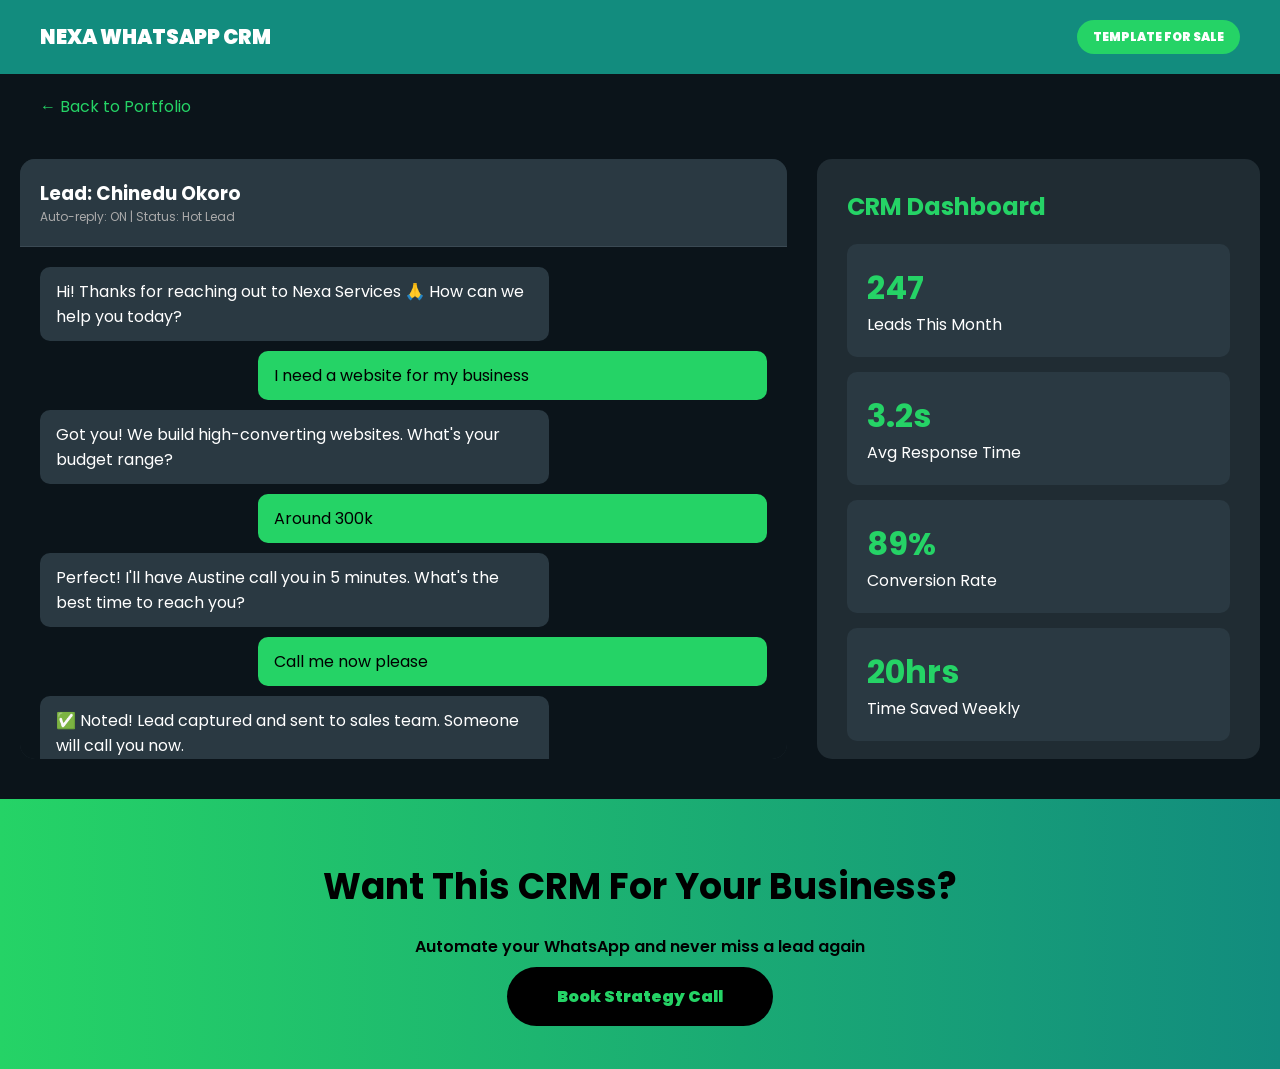
<file: nexa-whatsapp-crm.html>
<!DOCTYPE html>
<html lang="en">
<head>
<meta charset="UTF-8">
<meta name="viewport" content="width=device-width, initial-scale=1.0">
<title>WhatsApp CRM Demo | NEXA DIGITALS</title>
<link href="https://fonts.googleapis.com/css2?family=Poppins:wght@400;600;700;900&display=swap" rel="stylesheet">
<style>
*{margin:0;padding:0;box-sizing:border-box}
body{font-family:'Poppins',sans-serif;background:#0b141a;color:#fff}
header{background:#128C7E;padding:20px 40px;display:flex;justify-content:space-between;align-items:center}
.logo{font-size:20px;font-weight:900}
.badge{background:#25D366;color:#fff;padding:8px 16px;border-radius:30px;font-size:12px;font-weight:900}
.container{display:flex;max-width:1400px;margin:40px auto;gap:30px;padding:0 20px;flex-wrap:wrap}
.chat-box{flex:2;min-width:300px;background:#202c33;border-radius:15px;overflow:hidden;height:600px;display:flex;flex-direction:column}
.chat-header{background:#2a3942;padding:20px;border-bottom:1px solid #3b4a54}
.chat-body{flex:1;padding:20px;overflow-y:auto;background:#0b141a}
.message{background:#25D366;color:#000;padding:12px 16px;border-radius:10px;margin-bottom:10px;max-width:70%;margin-left:auto}
.message.bot{background:#2a3942;color:#fff;margin-left:0}
.sidebar{flex:1;min-width:250px;background:#202c33;border-radius:15px;padding:30px;height:600px}
.stat{background:#2a3942;padding:20px;border-radius:10px;margin-bottom:15px}
.stat h3{color:#25D366;font-size:32px}
.cta{background:linear-gradient(90deg,#25D366,#128C7E);padding:60px 20px;text-align:center;margin-top:40px}
.cta a{background:#000;color:#25D366;padding:18px 50px;border-radius:50px;text-decoration:none;font-weight:900}
.back{color:#25D366;text-decoration:none;display:block;margin:20px 40px}
</style>
</head>
<body>

<header>
  <div class="logo">NEXA WHATSAPP CRM</div>
  <span class="badge">TEMPLATE FOR SALE</span>
</header>

<a href="index.html" class="back">← Back to Portfolio</a>

<div class="container">
  <div class="chat-box">
    <div class="chat-header">
      <h3>Lead: Chinedu Okoro</h3>
      <p style="color:#aaa;font-size:12px">Auto-reply: ON | Status: Hot Lead</p>
    </div>
    <div class="chat-body">
      <div class="message bot">Hi! Thanks for reaching out to Nexa Services 🙏 How can we help you today?</div>
      <div class="message">I need a website for my business</div>
      <div class="message bot">Got you! We build high-converting websites. What's your budget range?</div>
      <div class="message">Around 300k</div>
      <div class="message bot">Perfect! I'll have Austine call you in 5 minutes. What's the best time to reach you?</div>
      <div class="message">Call me now please</div>
      <div class="message bot">✅ Noted! Lead captured and sent to sales team. Someone will call you now.</div>
    </div>
  </div>
  
  <div class="sidebar">
    <h2 style="margin-bottom:20px;color:#25D366">CRM Dashboard</h2>
    <div class="stat"><h3>247</h3><p>Leads This Month</p></div>
    <div class="stat"><h3>3.2s</h3><p>Avg Response Time</p></div>
    <div class="stat"><h3>89%</h3><p>Conversion Rate</p></div>
    <div class="stat"><h3>20hrs</h3><p>Time Saved Weekly</p></div>
  </div>
</div>

<div class="cta">
  <h2 style="color:#000;font-size:36px;margin-bottom:20px">Want This CRM For Your Business?</h2>
  <p style="color:#000;margin-bottom:25px;font-weight:600">Automate your WhatsApp and never miss a lead again</p>
  <a href="https://wa.me/2349150895039?text=Hi%20Nexa!%20I%20want%20this%20WhatsApp%20CRM%20Template" target="_blank">Book Strategy Call</a>
</div>

</body>
</html>
</file>
